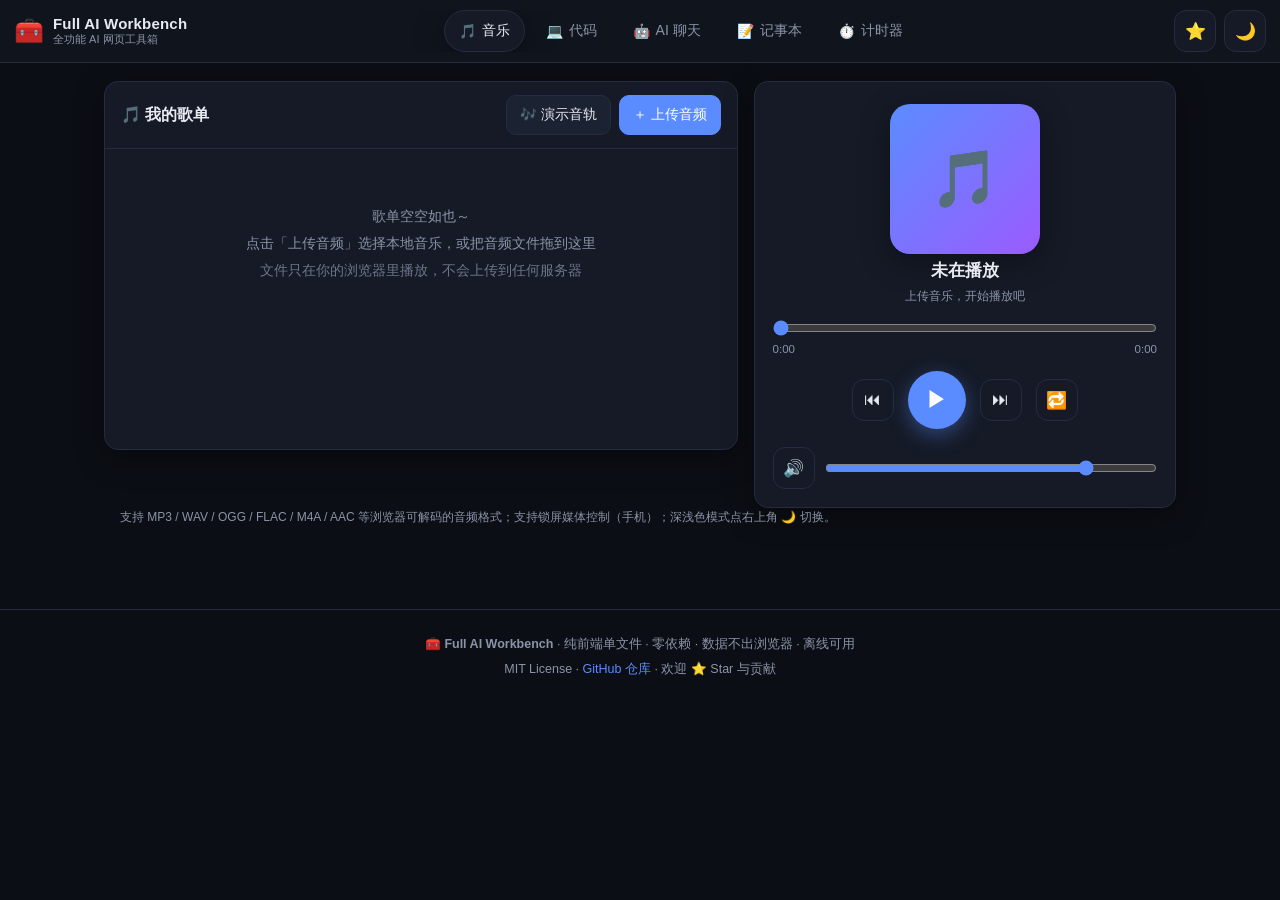
<file: index.html>
<!DOCTYPE html>
<html lang="zh-CN" data-theme="dark">
<head>
<meta charset="UTF-8">
<!-- 视图设置：禁止双击缩放，适配平板/手机触屏 -->
<meta name="viewport" content="width=device-width, initial-scale=1, maximum-scale=1, user-scalable=no, viewport-fit=cover">
<meta name="color-scheme" content="dark light">
<title>Full AI Workbench · 全功能 AI 网页工具箱</title>
<meta name="description" content="纯浏览器运行的在线工具箱：音乐播放器、C++ 代码编辑器、AI 聊天助手（带 Agent 能力）、记事本与计时器。无需安装、无需服务器、离线可用，手机 / 平板 / 电脑通用。">
<!-- 内联 SVG 图标，零外部请求 -->
<link rel="icon" href="data:image/svg+xml,%3Csvg xmlns='http://www.w3.org/2000/svg' viewBox='0 0 100 100'%3E%3Ctext y='.9em' font-size='90'%3E%F0%9F%A7%B0%3C/text%3E%3C/svg%3E">
<style>
/* ============================================================
   主题变量：深色为默认，浅色通过 html[data-theme="light"] 切换
   ============================================================ */
:root{
  --bg:#0b0e14;            /* 页面背景 */
  --bg-soft:#10141d;       /* 顶栏背景 */
  --surface:#151a26;       /* 卡片背景 */
  --surface-2:#1b2231;     /* 次级背景（输入框、行悬停） */
  --border:#242c3e;        /* 边框 */
  --text:#e8ebf2;          /* 主文字 */
  --text-dim:#8b93a7;      /* 次要文字 */
  --accent:#5b8cff;        /* 主题色 */
  --accent-strong:#3d6fe5;
  --accent-soft:rgba(91,140,255,.14);   /* 主题色浅底 */
  --success:#3ecf8e;
  --danger:#ff5b6e;
  --shadow:0 8px 30px rgba(0,0,0,.35);
  --radius:14px;
  --sel-bg:rgba(91,140,255,.35);        /* 代码选区颜色 */
  /* 代码编辑器语法配色（编辑器两种主题下都保持深色 coding 区风格由 --ed-bg 控制） */
  --ed-bg:#0f1420;
  --ed-gutter:#131926;
  --tk-k:#c792ea;  /* 关键字 */
  --tk-s:#a5e075;  /* 字符串 */
  --tk-c:#637777;  /* 注释 */
  --tk-n:#f78c6c;  /* 数字 */
  --tk-p:#ffcb6b;  /* 预处理指令 */
}
:root[data-theme="light"]{
  --bg:#f4f5f7;
  --bg-soft:#ffffff;
  --surface:#ffffff;
  --surface-2:#f2f4f8;
  --border:#dfe3ec;
  --text:#1c2030;
  --text-dim:#5d6478;
  --accent:#3b6dff;
  --accent-strong:#2f5be0;
  --accent-soft:rgba(59,109,255,.10);
  --success:#0e9f6e;
  --danger:#e5484d;
  --shadow:0 8px 30px rgba(15,23,42,.08);
  --sel-bg:rgba(59,109,255,.22);
  --ed-bg:#fbfcfe;
  --ed-gutter:#f2f4f8;
  --tk-k:#8250df;
  --tk-s:#0a7d5a;
  --tk-c:#8c959f;
  --tk-n:#b35300;
  --tk-p:#9a6700;
}
/* ============================================================
   基础样式
   ============================================================ */
*{box-sizing:border-box;margin:0;padding:0}
html{-webkit-text-size-adjust:100%}
body{
  font-family:-apple-system,BlinkMacSystemFont,"Segoe UI","PingFang SC","Hiragino Sans GB","Microsoft YaHei",sans-serif;
  background:var(--bg);color:var(--text);
  min-height:100vh;display:flex;flex-direction:column;
  transition:background .25s ease,color .25s ease;
  -webkit-tap-highlight-color:transparent;
}
button,input,select,textarea{font-family:inherit;font-size:inherit;color:inherit}
button{cursor:pointer;background:none;border:none}
a{color:var(--accent);text-decoration:none}
ul{list-style:none}
/* 保证 hidden 属性生效（优先级高于下面各组件的 display 设置） */
[hidden]{display:none!important}
/* 统一触屏优化：禁止双击缩放、禁止长按弹出菜单（编辑器区域除外） */
button,.tab,.chip,.icon-btn,.track{touch-action:manipulation;-webkit-user-select:none;user-select:none}

/* ============================================================
   顶栏与标签导航
   ============================================================ */
.topbar{
  position:sticky;top:0;z-index:50;
  display:flex;align-items:center;gap:10px;
  padding:10px 14px;
  background:var(--bg-soft);
  border-bottom:1px solid var(--border);
}
.brand{display:flex;align-items:center;gap:9px;flex:none}
.brand .logo{font-size:24px;line-height:1}
.brand-text b{display:block;font-size:15px;letter-spacing:.2px}
.brand-text small{display:block;font-size:11px;color:var(--text-dim)}
.tabs{display:flex;gap:6px;flex:1;overflow-x:auto;scrollbar-width:none;justify-content:center}
.tabs::-webkit-scrollbar{display:none}
.tab{
  display:flex;align-items:center;gap:6px;
  padding:9px 14px;min-height:42px;
  border-radius:999px;border:1px solid transparent;
  color:var(--text-dim);font-size:14px;white-space:nowrap;
  transition:all .18s ease;
}
.tab:hover{color:var(--text)}
.tab.active{background:var(--surface);color:var(--text);border-color:var(--border);box-shadow:var(--shadow)}
.top-actions{display:flex;gap:8px;flex:none}
.icon-btn{
  display:inline-flex;align-items:center;justify-content:center;
  width:42px;height:42px;border-radius:12px;
  background:var(--surface);border:1px solid var(--border);
  font-size:17px;color:var(--text);
  transition:all .15s ease;text-decoration:none;
}
.icon-btn:hover{border-color:var(--accent);color:var(--accent)}
.icon-btn:active{transform:scale(.94)}

/* ============================================================
   主区域与卡片
   ============================================================ */
.wrap{width:100%;max-width:1100px;margin:0 auto;padding:18px 14px 70px}
.app{display:none}
.app.active{display:block;animation:fadeUp .28s ease}
@keyframes fadeUp{from{opacity:0;transform:translateY(10px)}to{opacity:1;transform:none}}
@media (prefers-reduced-motion:reduce){*{animation:none!important;transition:none!important}}
.card{
  background:var(--surface);border:1px solid var(--border);
  border-radius:var(--radius);box-shadow:var(--shadow);overflow:hidden;
}
.card-head{
  display:flex;flex-wrap:wrap;gap:10px;align-items:center;justify-content:space-between;
  padding:13px 16px;border-bottom:1px solid var(--border);
}
.card-head h2{font-size:16px;display:flex;align-items:center;gap:8px}
.head-actions{display:flex;flex-wrap:wrap;gap:8px;align-items:center}
.btn{
  display:inline-flex;align-items:center;gap:6px;
  padding:9px 13px;min-height:40px;
  background:var(--surface-2);border:1px solid var(--border);
  border-radius:10px;font-size:13.5px;color:var(--text);
  transition:all .15s ease;white-space:nowrap;
}
.btn:hover{border-color:var(--accent);color:var(--accent)}
.btn:active{transform:scale(.97)}
.btn-primary{background:var(--accent);border-color:var(--accent);color:#fff}
.btn-primary:hover{background:var(--accent-strong);border-color:var(--accent-strong);color:#fff}
.btn-danger:hover{border-color:var(--danger);color:var(--danger)}
.hint{font-size:12px;color:var(--text-dim);padding:0 16px 12px;line-height:1.6}
.chip{
  padding:8px 12px;min-height:36px;
  background:var(--surface-2);border:1px solid var(--border);
  border-radius:999px;font-size:12.5px;color:var(--text-dim);
  transition:all .15s ease;white-space:nowrap;
}
.chip:hover{color:var(--accent);border-color:var(--accent)}
.chip.active{background:var(--accent-soft);border-color:var(--accent);color:var(--accent)}
select{
  padding:9px 10px;min-height:40px;
  background:var(--surface-2);border:1px solid var(--border);
  border-radius:10px;font-size:13.5px;
}

/* ============================================================
   音乐播放器
   ============================================================ */
.music-grid{display:grid;grid-template-columns:1.5fr 1fr;gap:16px;align-items:start}
@media (max-width:880px){.music-grid{grid-template-columns:1fr}}
.dropzone{padding:10px 12px 14px;min-height:300px}
.dropzone.dragover{background:var(--accent-soft);outline:2px dashed var(--accent);outline-offset:-8px;border-radius:10px}
.playlist-empty{padding:44px 16px;text-align:center;color:var(--text-dim);font-size:13.5px;line-height:2}
.track{
  display:flex;align-items:center;gap:11px;
  padding:10px 11px;border-radius:11px;cursor:pointer;
  transition:background .15s ease;
}
.track:hover{background:var(--surface-2)}
.track.active{background:var(--accent-soft)}
.track .idx{width:26px;flex:none;text-align:center;font-size:12.5px;color:var(--text-dim);font-variant-numeric:tabular-nums}
.track.active .idx{color:var(--accent)}
.track .info{flex:1;min-width:0}
.track .name{font-size:13.5px;white-space:nowrap;overflow:hidden;text-overflow:ellipsis}
.track .meta{font-size:11.5px;color:var(--text-dim);margin-top:2px}
.track .del{
  flex:none;width:32px;height:32px;border-radius:8px;
  color:var(--text-dim);font-size:14px;display:flex;align-items:center;justify-content:center;
}
.track .del:hover{color:var(--danger);background:var(--surface-2)}
/* 播放中的跳动音符动画 */
.eq{display:none;gap:2px;align-items:flex-end;height:14px;width:18px}
.track.active .eq{display:flex}
.track.active .idx .num{display:none}
.eq i{width:3px;background:var(--accent);border-radius:1px;animation:eq .9s ease-in-out infinite}
.eq i:nth-child(1){height:40%;animation-delay:-.2s}
.eq i:nth-child(2){height:90%;animation-delay:-.5s}
.eq i:nth-child(3){height:60%}
@keyframes eq{0%,100%{transform:scaleY(.4)}50%{transform:scaleY(1)}}
.player-card{padding:22px 18px 18px;display:flex;flex-direction:column;align-items:center;gap:6px}
.cover{
  width:150px;height:150px;border-radius:20px;flex:none;
  display:flex;align-items:center;justify-content:center;font-size:56px;
  background:linear-gradient(135deg,var(--accent) 0%,#9b5bff 100%);
  box-shadow:var(--shadow);
  transition:transform .3s ease;
}
.cover.playing{animation:coverPulse 2.4s ease-in-out infinite}
@keyframes coverPulse{0%,100%{transform:scale(1)}50%{transform:scale(1.045)}}
.np-title{font-size:16.5px;font-weight:600;text-align:center;width:100%;white-space:nowrap;overflow:hidden;text-overflow:ellipsis}
.np-meta{font-size:12px;color:var(--text-dim);text-align:center}
.seek-row{width:100%;padding:6px 0 0}
.time-row{width:100%;display:flex;justify-content:space-between;font-size:11.5px;color:var(--text-dim);font-variant-numeric:tabular-nums}
.controls{display:flex;align-items:center;gap:14px;padding:10px 0 4px}
.play-btn{
  width:58px;height:58px;border-radius:50%;
  background:var(--accent);color:#fff;font-size:22px;
  display:flex;align-items:center;justify-content:center;
  box-shadow:0 6px 20px rgba(91,140,255,.4);
  transition:transform .15s ease;
}
.play-btn:hover{background:var(--accent-strong)}
.play-btn:active{transform:scale(.93)}
.volume-row{display:flex;align-items:center;gap:10px;width:100%;padding-top:8px}
.volume-row .range{flex:1}
/* 滑块统一样式（现代浏览器支持 accent-color） */
.range{accent-color:var(--accent);width:100%;height:26px;cursor:pointer;touch-action:manipulation}
.range.seek{height:22px}

/* ============================================================
   代码编辑器
   ============================================================ */
.editor-card{display:flex;flex-direction:column}
.editor-wrap{
  --ed-fs:14px;
  display:flex;height:min(58vh,540px);min-height:380px;
  background:var(--ed-bg);border-top:1px solid var(--border);border-bottom:1px solid var(--border);
}
.gutter{
  width:54px;flex:none;overflow:hidden;position:relative;
  background:var(--ed-gutter);border-right:1px solid var(--border);
}
.gutter-inner{
  padding:16px 10px 16px 0;text-align:right;
  color:var(--text-dim);opacity:.75;
  font-family:ui-monospace,SFMono-Regular,Menlo,Consolas,"Courier New",monospace;
  font-size:var(--ed-fs);line-height:1.6;
  will-change:transform;
}
.code-area{flex:1;position:relative;overflow:hidden}
.code-area pre,.code-area textarea{
  position:absolute;inset:0;margin:0;border:0;
  padding:16px 18px;
  font-family:ui-monospace,SFMono-Regular,Menlo,Consolas,"Courier New",monospace;
  font-size:var(--ed-fs);line-height:1.6;
  white-space:pre;word-wrap:normal;overflow-wrap:normal;
  tab-size:2;-moz-tab-size:2;
}
.code-area pre{overflow:hidden;pointer-events:none;color:var(--text)}
.code-area textarea{
  background:transparent;color:transparent;
  -webkit-text-fill-color:transparent;
  caret-color:var(--accent);
  resize:none;outline:none;overflow:auto;
}
.code-area textarea::selection{background:var(--sel-bg)}
/* 语法高亮配色 */
.tk-k{color:var(--tk-k);font-weight:600}
.tk-s{color:var(--tk-s)}
.tk-c{color:var(--tk-c);font-style:italic}
.tk-n{color:var(--tk-n)}
.tk-p{color:var(--tk-p)}
.symbol-pad{
  display:grid;grid-template-columns:repeat(auto-fill,minmax(52px,1fr));
  gap:8px;padding:12px 14px;
}
.symbol-pad button{
  min-height:46px;border-radius:10px;
  background:var(--surface-2);border:1px solid var(--border);
  font-family:ui-monospace,Menlo,Consolas,monospace;font-size:15px;
  display:flex;align-items:center;justify-content:center;
  transition:all .12s ease;
}
.symbol-pad button:hover{border-color:var(--accent);color:var(--accent)}
.symbol-pad button:active{transform:scale(.93);background:var(--accent-soft)}
.editor-status{
  display:flex;flex-wrap:wrap;gap:8px;justify-content:space-between;
  padding:9px 16px;font-size:12px;color:var(--text-dim);
}

/* ============================================================
   AI 聊天
   ============================================================ */
.chat-card{display:flex;flex-direction:column;height:min(76vh,760px);min-height:520px}
.chat-settings{padding:14px 16px;border-bottom:1px solid var(--border);display:flex;flex-direction:column;gap:10px;background:var(--surface-2)}
.chat-settings label{display:flex;flex-direction:column;gap:5px;font-size:12.5px;color:var(--text-dim)}
.chat-settings input,.chat-settings textarea{
  padding:9px 11px;background:var(--surface);
  border:1px solid var(--border);border-radius:9px;
  font-size:13.5px;color:var(--text);outline:none;width:100%;
}
.chat-settings input:focus,.chat-settings textarea:focus{border-color:var(--accent)}
.chat-settings textarea{resize:vertical;min-height:60px;line-height:1.6}
.settings-actions{display:flex;flex-wrap:wrap;gap:8px;align-items:center}
.settings-actions #cfgStatus{font-size:12px;color:var(--text-dim)}
.preset-row{display:flex;flex-wrap:wrap;gap:8px}
.chat-messages{flex:1;overflow-y:auto;padding:18px 16px;display:flex;flex-direction:column;gap:14px;scroll-behavior:smooth}
.chat-welcome{margin:auto;max-width:560px;text-align:center;color:var(--text-dim);padding:20px}
.chat-welcome .big{font-size:44px;margin-bottom:10px}
.chat-welcome h3{color:var(--text);font-size:17px;margin-bottom:10px}
.chat-welcome p{font-size:13px;line-height:1.9;margin-bottom:6px}
.chat-welcome .chips{display:flex;flex-wrap:wrap;gap:8px;justify-content:center;margin-top:14px}
.msg{display:flex;gap:10px;max-width:92%}
.msg.user{align-self:flex-end;flex-direction:row-reverse}
.msg .avatar{
  flex:none;width:34px;height:34px;border-radius:10px;
  display:flex;align-items:center;justify-content:center;font-size:17px;
  background:var(--surface-2);border:1px solid var(--border);
}
.msg .bubble{
  padding:11px 13px;border-radius:14px;
  background:var(--surface-2);border:1px solid var(--border);
  font-size:14px;line-height:1.75;word-break:break-word;
  min-width:0;
}
.msg.user .bubble{background:var(--accent);border-color:var(--accent);color:#fff}
.msg.user .bubble a{color:#fff;text-decoration:underline}
.msg.error .bubble{border-color:var(--danger);color:var(--danger);background:transparent}
.bubble pre.codeblock{
  margin:8px 0 2px;padding:10px 12px;border-radius:9px;
  background:var(--ed-bg);border:1px solid var(--border);
  overflow-x:auto;font-size:12.5px;line-height:1.6;
  font-family:ui-monospace,Menlo,Consolas,monospace;
}
.bubble code.inline{
  padding:1.5px 6px;border-radius:6px;font-size:12.5px;
  background:var(--accent-soft);color:var(--accent);
  font-family:ui-monospace,Menlo,Consolas,monospace;
}
.bubble strong{color:var(--text)}
.msg.user .bubble strong{color:#fff}
/* 工具调用气泡 */
.msg.tool .bubble{border-style:dashed;font-size:12.5px;padding:9px 12px}
.tool-head{display:flex;align-items:center;gap:7px;color:var(--accent);font-weight:600}
.tool-args{margin:6px 0 0;padding:7px 9px;border-radius:8px;background:var(--ed-bg);border:1px solid var(--border);font-family:ui-monospace,Menlo,Consolas,monospace;font-size:11.5px;white-space:pre-wrap;word-break:break-all;color:var(--text-dim);max-height:110px;overflow:auto}
.tool-result{margin-top:6px;color:var(--success);font-size:12px;white-space:pre-wrap;word-break:break-word}
/* 流式输出光标 */
.caret{display:inline-block;width:8px;height:15px;margin-left:2px;vertical-align:-2px;background:var(--accent);border-radius:2px;animation:blink .8s steps(2) infinite}
@keyframes blink{50%{opacity:0}}
.chat-input{display:flex;gap:10px;padding:12px 14px;border-top:1px solid var(--border);align-items:flex-end}
.chat-input textarea{
  flex:1;padding:11px 13px;min-height:46px;max-height:130px;
  background:var(--surface-2);border:1px solid var(--border);border-radius:12px;
  font-size:14px;line-height:1.5;color:var(--text);outline:none;resize:none;
}
.chat-input textarea:focus{border-color:var(--accent)}
.chat-input .btn{min-height:46px}

/* ============================================================
   记事本
   ============================================================ */
.notes-card{display:flex;flex-direction:column;height:min(76vh,720px);min-height:480px}
#notesArea{
  flex:1;padding:18px;border:0;outline:none;resize:none;
  background:var(--surface);color:var(--text);
  font-size:14.5px;line-height:1.9;
}
.notes-status{display:flex;justify-content:space-between;padding:9px 16px;border-top:1px solid var(--border);font-size:12px;color:var(--text-dim)}

/* ============================================================
   计时器
   ============================================================ */
.timer-card{padding:26px 18px 22px;display:flex;flex-direction:column;align-items:center;gap:14px}
.ring-wrap{position:relative;width:220px;height:220px}
.ring{width:100%;height:100%;transform:rotate(-90deg)}
.ring circle{fill:none;stroke-width:9;stroke-linecap:round}
.ring-bg{stroke:var(--surface-2)}
.ring-fg{stroke:var(--accent);transition:stroke .3s}
.ring-wrap.done .ring-fg{stroke:var(--danger)}
.timer-display{
  position:absolute;inset:0;display:flex;align-items:center;justify-content:center;
  font-size:42px;font-weight:700;letter-spacing:1px;
  font-variant-numeric:tabular-nums;
}
.timer-inputs{display:flex;align-items:center;gap:6px;color:var(--text-dim);font-size:13px}
.timer-inputs input{
  width:62px;padding:9px 8px;text-align:center;
  background:var(--surface-2);border:1px solid var(--border);border-radius:9px;
  font-size:16px;color:var(--text);outline:none;
}
.timer-inputs input:focus{border-color:var(--accent)}
.timer-controls{display:flex;gap:10px}
.timer-controls .btn{min-height:48px;padding:12px 26px;font-size:15px}
.ring-wrap.done{animation:shake .5s ease}
@keyframes shake{0%,100%{transform:translateX(0)}25%{transform:translateX(-6px)}75%{transform:translateX(6px)}}

/* ============================================================
   页脚与提示
   ============================================================ */
.footer{
  padding:22px 16px 30px;text-align:center;
  color:var(--text-dim);font-size:12.5px;line-height:2;
  border-top:1px solid var(--border);
}
.toast{
  position:fixed;left:50%;bottom:34px;transform:translateX(-50%) translateY(20px);
  padding:11px 18px;border-radius:12px;
  background:var(--surface);border:1px solid var(--accent);
  box-shadow:var(--shadow);font-size:13.5px;color:var(--text);
  opacity:0;pointer-events:none;z-index:100;
  transition:opacity .25s ease,transform .25s ease;
  max-width:86vw;text-align:center;
}
.toast.show{opacity:1;transform:translateX(-50%) translateY(0)}

/* ============================================================
   小屏适配（手机）
   ============================================================ */
@media (max-width:640px){
  .brand-text{display:none}
  .tab span{display:none}
  .tab{padding:10px 13px}
  .wrap{padding:14px 10px 60px}
  .cover{width:120px;height:120px;font-size:44px}
  .chat-card{height:calc(100vh - 190px);min-height:420px}
  .timer-display{font-size:34px}
  .ring-wrap{width:180px;height:180px}
}
</style>
</head>
<body>

<!-- ======================= 顶栏 ======================= -->
<header class="topbar">
  <div class="brand">
    <span class="logo">🧰</span>
    <div class="brand-text">
      <b>Full AI Workbench</b>
      <small>全功能 AI 网页工具箱</small>
    </div>
  </div>
  <!-- 模块导航：小屏可横向滑动 -->
  <nav class="tabs" id="tabs">
    <button class="tab active" data-app="music">🎵<span>音乐</span></button>
    <button class="tab" data-app="code">💻<span>代码</span></button>
    <button class="tab" data-app="chat">🤖<span>AI 聊天</span></button>
    <button class="tab" data-app="notes">📝<span>记事本</span></button>
    <button class="tab" data-app="timer">⏱️<span>计时器</span></button>
  </nav>
  <div class="top-actions">
    <!-- 方便访客直达仓库点 Star -->
    <a class="icon-btn" href="https://github.com/Andy-hub-byte/tablet-full-ai-workbench" target="_blank" rel="noopener" title="GitHub 仓库（欢迎 Star）">⭐</a>
    <button class="icon-btn" id="themeBtn" title="切换深色 / 浅色模式">🌙</button>
  </div>
</header>

<main class="wrap">

<!-- ======================= 模块一：在线音乐播放器 ======================= -->
<section class="app active" id="app-music">
  <div class="music-grid">
    <!-- 左：歌单管理 -->
    <div class="card">
      <div class="card-head">
        <h2>🎵 我的歌单</h2>
        <div class="head-actions">
          <button class="btn" id="demoAudioBtn" title="没有音频文件？点此生成一段演示音乐">🎶 演示音轨</button>
          <button class="btn btn-primary" id="uploadBtn">＋ 上传音频</button>
          <!-- 隐藏的文件选择框，accept 限定音频类型 -->
          <input type="file" id="fileInput" accept="audio/*" multiple hidden>
        </div>
      </div>
      <!-- 支持把文件拖拽到这里上传 -->
      <div class="dropzone" id="dropzone">
        <p class="playlist-empty" id="playlistEmpty">
          歌单空空如也～<br>
          点击「上传音频」选择本地音乐，或把音频文件拖到这里<br>
          <span style="opacity:.75">文件只在你的浏览器里播放，不会上传到任何服务器</span>
        </p>
        <ul class="playlist" id="playlist"></ul>
      </div>
    </div>
    <!-- 右：播放控制 -->
    <div class="card player-card">
      <div class="cover" id="cover">🎵</div>
      <div class="np-title" id="npTitle">未在播放</div>
      <div class="np-meta" id="npMeta">上传音乐，开始播放吧</div>
      <div class="seek-row">
        <!-- 进度条：可拖动（input range 触屏友好） -->
        <input type="range" class="range seek" id="seek" min="0" max="1000" value="0" step="1" aria-label="播放进度">
        <div class="time-row"><span id="curTime">0:00</span><span id="durTime">0:00</span></div>
      </div>
      <div class="controls">
        <button class="icon-btn" id="prevBtn" title="上一首">⏮</button>
        <button class="play-btn" id="playBtn" title="播放 / 暂停">▶</button>
        <button class="icon-btn" id="nextBtn" title="下一首">⏭</button>
        <button class="icon-btn" id="loopBtn" title="播放模式：列表循环">🔁</button>
      </div>
      <div class="volume-row">
        <button class="icon-btn" id="muteBtn" title="静音">🔊</button>
        <input type="range" class="range" id="volume" min="0" max="100" value="80" aria-label="音量">
      </div>
    </div>
  </div>
  <p class="hint">支持 MP3 / WAV / OGG / FLAC / M4A / AAC 等浏览器可解码的音频格式；支持锁屏媒体控制（手机）；深浅色模式点右上角 🌙 切换。</p>
</section>

<!-- ======================= 模块二：网页代码编辑器 ======================= -->
<section class="app" id="app-code">
  <div class="card editor-card">
    <div class="card-head">
      <h2>💻 C++ 代码编辑器</h2>
      <div class="head-actions">
        <select id="langSel" title="语言">
          <option value="cpp">C++</option>
          <option value="c">C</option>
        </select>
        <button class="btn" id="tplBtn">📄 插入模板</button>
        <button class="btn" id="copyCodeBtn">📋 复制</button>
        <button class="btn" id="dlCodeBtn">⬇️ 下载 .cpp</button>
        <button class="btn btn-danger" id="clearCodeBtn">🗑 清空</button>
        <button class="btn" id="fontDownBtn" title="缩小字体">A−</button>
        <button class="btn" id="fontUpBtn" title="放大字体">A＋</button>
        <button class="btn btn-primary" id="padBtn" title="触屏符号键盘">⌨️ 符号键盘</button>
      </div>
    </div>
    <!-- 编辑区：行号 + 高亮层 + 透明文字输入层 -->
    <div class="editor-wrap" id="editorWrap">
      <div class="gutter" id="gutter"><div class="gutter-inner" id="gutterInner"></div></div>
      <div class="code-area">
        <pre id="hlPre" aria-hidden="true"><code id="hlCode"></code></pre>
        <textarea id="codeInput" spellcheck="false" autocomplete="off" autocapitalize="off" autocorrect="off" wrap="off"
          placeholder="在此输入 C++ 代码，支持语法高亮；平板用户可打开「符号键盘」快速输入括号与分号…"></textarea>
      </div>
    </div>
    <!-- 触屏符号键盘（平板 / 手机友好） -->
    <div class="symbol-pad" id="symbolPad" hidden></div>
    <div class="editor-status">
      <span id="codeStat">0 行 · 0 字符</span>
      <span>Tab 缩进 / Enter 自动对齐 / 语法高亮实时渲染</span>
    </div>
  </div>
</section>

<!-- ======================= 模块三：网页 AI 聊天（Agent） ======================= -->
<section class="app" id="app-chat">
  <div class="card chat-card">
    <div class="card-head">
      <h2>🤖 AI 助手 · Agent</h2>
      <div class="head-actions">
        <button class="btn" id="settingsBtn">⚙️ 模型设置</button>
        <button class="btn btn-danger" id="clearChatBtn">清空对话</button>
      </div>
    </div>
    <!-- 模型设置面板：所有配置只保存在本浏览器 -->
    <div class="chat-settings" id="chatSettings" hidden>
      <div class="preset-row" id="presetRow">
        <button class="chip" data-preset="ollama">🖥 本地 Ollama（离线）</button>
        <button class="chip" data-preset="lmstudio">🖥 LM Studio（离线）</button>
        <button class="chip" data-preset="openai">☁️ OpenAI 兼容接口</button>
      </div>
      <label>接口地址 Base URL
        <input id="cfgBase" placeholder="例如 http://localhost:11434/v1" spellcheck="false">
      </label>
      <label>API Key（仅存本浏览器 localStorage）
        <input id="cfgKey" type="password" placeholder="本地模型可随便填，如 ollama" spellcheck="false">
      </label>
      <label>模型名称
        <input id="cfgModel" list="modelList" placeholder="例如 qwen2.5:3b / gpt-4o-mini" spellcheck="false">
        <datalist id="modelList"></datalist>
      </label>
      <label>系统提示词（定义助手人格与工具使用规则）
        <textarea id="cfgPrompt" rows="3" spellcheck="false"></textarea>
      </label>
      <div class="settings-actions">
        <button class="btn" id="fetchModelsBtn">🔍 获取模型列表</button>
        <button class="btn btn-primary" id="saveCfgBtn">💾 保存设置</button>
        <span id="cfgStatus"></span>
      </div>
    </div>
    <!-- 消息列表 -->
    <div class="chat-messages" id="chatMessages">
      <div class="chat-welcome" id="chatWelcome">
        <div class="big">🤖</div>
        <h3>你好，我是这个工具箱的 AI 助手</h3>
        <p>我可以直接用工具帮你操作本工具箱：<b>写记事本、设计时器、播放音乐、切换界面、报时</b>。</p>
        <p>点击右上角「⚙️ 模型设置」，接入任意 <b>OpenAI 兼容接口</b>——<br>
           本机 Ollama / LM Studio（离线可用）或你自己的云 API。</p>
        <div class="chips">
          <button class="chip" data-ask="帮我在记事本里列一份周末采购清单">🛒 写一份采购清单</button>
          <button class="chip" data-ask="5 分钟后提醒我起来喝水">⏰ 5 分钟后提醒我</button>
          <button class="chip" data-ask="现在几点了？">🕐 现在几点了</button>
          <button class="chip" data-ask="播放歌单里第一首歌">🎵 放首歌听听</button>
        </div>
      </div>
    </div>
    <!-- 输入区：Enter 发送，Shift+Enter 换行 -->
    <form class="chat-input" id="chatForm">
      <textarea id="chatText" rows="1" placeholder="输入消息，Enter 发送，Shift+Enter 换行…"></textarea>
      <button class="btn btn-primary" id="sendBtn" type="submit">发送</button>
      <button class="btn btn-danger" id="stopBtn" type="button" hidden>⏹ 停止</button>
    </form>
  </div>
</section>

<!-- ======================= 模块四：记事本 ======================= -->
<section class="app" id="app-notes">
  <div class="card notes-card">
    <div class="card-head">
      <h2>📝 记事本</h2>
      <div class="head-actions">
        <button class="btn" id="exportNotesBtn">⬇️ 导出 .txt</button>
        <button class="btn btn-danger" id="clearNotesBtn">🗑 清空</button>
      </div>
    </div>
    <textarea id="notesArea" placeholder="随手记点什么吧～内容会自动保存在本机浏览器里，刷新不丢失。"></textarea>
    <div class="notes-status">
      <span id="notesStat">0 字</span>
      <span id="notesSaved">尚未保存</span>
    </div>
  </div>
</section>

<!-- ======================= 模块五：计时器 ======================= -->
<section class="app" id="app-timer">
  <div class="card timer-card">
    <div class="preset-row">
      <button class="chip active" id="modeCountdown">⏳ 倒计时</button>
      <button class="chip" id="modeStopwatch">⏱ 正计时</button>
    </div>
    <div class="ring-wrap" id="ringWrap">
      <svg class="ring" viewBox="0 0 140 140">
        <circle class="ring-bg" cx="70" cy="70" r="60"></circle>
        <circle class="ring-fg" id="ringFg" cx="70" cy="70" r="60"></circle>
      </svg>
      <div class="timer-display" id="timerDisplay">25:00</div>
    </div>
    <!-- 倒计时参数输入（正计时模式下隐藏） -->
    <div class="timer-inputs" id="timerInputs">
      <input id="tH" type="number" min="0" max="99" value="0" aria-label="时"><b>时</b>
      <input id="tM" type="number" min="0" max="59" value="25" aria-label="分"><b>分</b>
      <input id="tS" type="number" min="0" max="59" value="0" aria-label="秒"><b>秒</b>
    </div>
    <div class="preset-row" id="timerPresets">
      <button class="chip" data-sec="60">1 分钟</button>
      <button class="chip" data-sec="180">3 分钟</button>
      <button class="chip" data-sec="300">5 分钟</button>
      <button class="chip" data-sec="600">10 分钟</button>
      <button class="chip" data-sec="1500">25 分钟 🍅</button>
    </div>
    <div class="timer-controls">
      <button class="btn btn-primary" id="timerStartBtn">▶ 开始</button>
      <button class="btn" id="timerResetBtn">↺ 重置</button>
    </div>
    <p class="hint" style="padding:0">计时结束会有「嘟」提示音（合成音，无需音频文件）；运行中浏览器标签标题会同步显示剩余时间。</p>
  </div>
</section>

</main>

<footer class="footer">
  <div>🧰 <b>Full AI Workbench</b> · 纯前端单文件 · 零依赖 · 数据不出浏览器 · 离线可用</div>
  <div>MIT License · <a href="https://github.com/Andy-hub-byte/tablet-full-ai-workbench" target="_blank" rel="noopener">GitHub 仓库</a> · 欢迎 ⭐ Star 与贡献</div>
</footer>

<div class="toast" id="toast" role="status"></div>

<script>
'use strict';
/* ============================================================
 * Full AI Workbench —— 纯前端工具箱
 * 全部逻辑内联于本文件，无任何外部依赖，可离线运行
 * ============================================================

/* ---------- 0. 通用工具函数 ---------- */
// $ / $$：查询选择器简写
const $  = (sel, el = document) => el.querySelector(sel);
const $$ = (sel, el = document) => Array.from(el.querySelectorAll(sel));
// HTML 转义，防止 XSS 与语法高亮错乱
const esc = (s) => String(s).replace(/[&<>"']/g, (c) => ({ '&': '&amp;', '<': '&lt;', '>': '&gt;', '"': '&quot;', "'": '&#39;' }[c]));
// 秒 -> m:ss / h:mm:ss
function fmtTime(sec) {
  if (!isFinite(sec) || sec < 0) sec = 0;
  const s = Math.floor(sec % 60), m = Math.floor(sec / 60) % 60, h = Math.floor(sec / 3600);
  const pad = (n) => String(n).padStart(2, '0');
  return h > 0 ? `${h}:${pad(m)}:${pad(s)}` : `${m}:${pad(s)}`;
}
// 轻提示 toast
let toastTimer = null;
function toast(msg, ms = 1800) {
  const el = $('#toast');
  el.textContent = msg;
  el.classList.add('show');
  clearTimeout(toastTimer);
  toastTimer = setTimeout(() => el.classList.remove('show'), ms);
}
// 触发浏览器下载（本地文件，不经过任何服务器）
function downloadFile(name, content) {
  const a = document.createElement('a');
  a.href = URL.createObjectURL(content);
  a.download = name;
  document.body.appendChild(a);
  a.click();
  a.remove();
  setTimeout(() => URL.revokeObjectURL(a.href), 5000);
}
// 当前时间文本
const nowText = () => new Date().toLocaleString('zh-CN', { hour12: false });

/* ---------- 1. 主题切换（深色 / 浅色） ---------- */
const themeBtn = $('#themeBtn');
function applyTheme(t) {
  document.documentElement.dataset.theme = t;
  localStorage.setItem('tfaw-theme', t);
  themeBtn.textContent = t === 'dark' ? '🌙' : '☀️';
  themeBtn.title = t === 'dark' ? '切换为浅色模式' : '切换为深色模式';
}
applyTheme(localStorage.getItem('tfaw-theme') || 'dark'); // 默认深色
themeBtn.addEventListener('click', () => {
  applyTheme(document.documentElement.dataset.theme === 'dark' ? 'light' : 'dark');
});

/* ---------- 2. 模块切换 ---------- */
function switchApp(name) {
  $$('.tab').forEach((b) => b.classList.toggle('active', b.dataset.app === name));
  $$('.app').forEach((s) => s.classList.toggle('active', s.id === 'app-' + name));
  if (name === 'code') requestAnimationFrame(updateEditor); // 切换回来时重算行号
}
$$('.tab').forEach((b) => b.addEventListener('click', () => switchApp(b.dataset.app)));

/* ============================================================
 * 3. 在线音乐播放器
 * ============================================================ */
const audio = new Audio();          // 唯一播放器实例
audio.preload = 'metadata';
const music = {
  list: [],        // 歌单：[{id,name,size,url,duration,file}]
  current: -1,     // 当前播放下标
  loop: 'list',    // 播放模式：list 列表循环 / one 单曲循环 / shuffle 随机
};
let seeking = false; // 是否正在拖动进度条

// 添加本地文件到歌单
function addFiles(fileList) {
  const files = Array.from(fileList).filter(
    (f) => f.type.startsWith('audio/') || /\.(mp3|wav|ogg|oga|flac|m4a|aac|opus|weba|webm)$/i.test(f.name)
  );
  if (!files.length) { toast('未识别到音频文件'); return; }
  files.forEach((f) => {
    const item = {
      id: Date.now() + Math.random().toString(36).slice(2),
      name: f.name.replace(/\.[^.]+$/, ''),
      size: f.size,
      url: URL.createObjectURL(f),   // 本地对象 URL，不走网络
      duration: 0,
    };
    music.list.push(item);
    // 懒加载时长元数据
    const probe = new Audio();
    probe.preload = 'metadata';
    probe.src = item.url;
    probe.onloadedmetadata = () => { item.duration = probe.duration; renderPlaylist(); };
  });
  renderPlaylist();
  toast(`已添加 ${files.length} 首歌曲`);
}

// 渲染歌单列表
function renderPlaylist() {
  const ul = $('#playlist');
  $('#playlistEmpty').style.display = music.list.length ? 'none' : 'block';
  ul.innerHTML = '';
  music.list.forEach((item, i) => {
    const li = document.createElement('li');
    li.className = 'track' + (i === music.current ? ' active' : '');
    li.dataset.id = item.id;
    li.innerHTML =
      `<span class="idx"><span class="num">${i + 1}</span><span class="eq"><i></i><i></i><i></i></span></span>` +
      `<span class="info"><span class="name">${esc(item.name)}</span>` +
      `<span class="meta">${(item.size / 1048576).toFixed(2)} MB` +
      (item.duration ? ` · ${fmtTime(item.duration)}` : '') + `</span></span>` +
      `<button class="del" title="从歌单移除">✕</button>`;
    // 点击行：播放；点击 ✕：移除
    li.addEventListener('click', (e) => {
      if (e.target.closest('.del')) {
        e.stopPropagation();
        removeTrack(item.id);
        return;
      }
      if (i === music.current) { togglePlay(); return; }
      playIndex(i);
    });
    ul.appendChild(li);
  });
}
// 移除歌曲（同时释放对象 URL）
function removeTrack(id) {
  const i = music.list.findIndex((t) => t.id === id);
  if (i < 0) return;
  const [item] = music.list.splice(i, 1);
  URL.revokeObjectURL(item.url);
  if (i === music.current) {
    audio.pause();
    audio.removeAttribute('src');
    music.current = -1;
    updateNowPlaying(null);
  } else if (i < music.current) {
    music.current -= 1;
  }
  renderPlaylist();
  toast('已移除');
}

// 播放指定下标
function playIndex(i) {
  if (!music.list.length) { toast('歌单是空的，先上传音频吧'); return; }
  if (i < 0) i = music.list.length - 1;
  if (i >= music.list.length) i = 0;
  music.current = i;
  const item = music.list[i];
  audio.src = item.url;
  audio.play().then(() => {
    updatePlayBtn();
    setMediaSession(item);
  }).catch((err) => toast('播放失败：' + (err.message || err)));
  updateNowPlaying(item);
  renderPlaylist();
}
// 播放 / 暂停切换
function togglePlay() {
  if (music.current < 0) { playIndex(0); return; }
  if (audio.paused) audio.play().then(updatePlayBtn, (e) => toast('播放失败：' + e.message));
  else audio.pause();
  updatePlayBtn();
}
const nextTrack = () => playIndex(music.current + 1);
const prevTrack = () => playIndex(music.current - 1);
// 播放结束：按模式决定下一首
audio.addEventListener('ended', () => {
  if (music.loop === 'one') { audio.currentTime = 0; audio.play(); return; }
  if (music.loop === 'shuffle') {
    if (music.list.length > 1) {
      let r;
      do { r = Math.floor(Math.random() * music.list.length); } while (r === music.current);
      playIndex(r);
    }
    return;
  }
  nextTrack(); // 列表循环
});
// 进度与时间更新
audio.addEventListener('timeupdate', () => {
  if (seeking || !isFinite(audio.duration)) return;
  $('#seek').value = Math.round((audio.currentTime / audio.duration) * 1000);
  $('#curTime').textContent = fmtTime(audio.currentTime);
});
audio.addEventListener('loadedmetadata', () => {
  $('#durTime').textContent = fmtTime(audio.duration);
  // 同步歌单里这首歌的时长
  const item = music.list[music.current];
  if (item && item.url === audio.src) { item.duration = audio.duration; renderPlaylist(); }
});
audio.addEventListener('play', updatePlayBtn);
audio.addEventListener('pause', updatePlayBtn);
// 刷新「正在播放」信息
function updateNowPlaying(item) {
  if (!item) {
    $('#npTitle').textContent = '未在播放';
    $('#npMeta').textContent = '上传音乐，开始播放吧';
    $('#cover').classList.remove('playing');
    $('#cover').textContent = '🎵';
    return;
  }
  $('#npTitle').textContent = item.name;
  $('#npMeta').textContent = `第 ${music.current + 1} 首 / 共 ${music.list.length} 首 · ${(item.size / 1048576).toFixed(2)} MB`;
  $('#cover').classList.add('playing');
  $('#cover').textContent = '🎶';
}
// 播放按钮图标随状态变化
function updatePlayBtn() {
  $('#playBtn').textContent = audio.paused ? '▶' : '⏸';
  $('#cover').classList.toggle('playing', !audio.paused && music.current >= 0);
}
// 手机锁屏 / 系统媒体控制（Media Session API）
function setMediaSession(item) {
  if (!('mediaSession' in navigator)) return;
  try {
    navigator.mediaSession.metadata = new MediaMetadata({
      title: item.name, artist: '本地音乐', album: 'Full AI Workbench',
    });
    navigator.mediaSession.setActionHandler('play', () => audio.play());
    navigator.mediaSession.setActionHandler('pause', () => audio.pause());
    navigator.mediaSession.setActionHandler('previoustrack', prevTrack);
    navigator.mediaSession.setActionHandler('nexttrack', nextTrack);
  } catch (e) { /* 部分浏览器不支持，忽略 */ }
}
/* --- 音乐模块事件绑定 --- */
$('#uploadBtn').addEventListener('click', () => $('#fileInput').click());
$('#fileInput').addEventListener('change', (e) => { addFiles(e.target.files); e.target.value = ''; });
$('#playBtn').addEventListener('click', togglePlay);
$('#nextBtn').addEventListener('click', nextTrack);
$('#prevBtn').addEventListener('click', prevTrack);
// 播放模式循环切换：列表循环 -> 单曲循环 -> 随机
const LOOP_META = { list: ['🔁', '播放模式：列表循环'], one: ['🔂', '播放模式：单曲循环'], shuffle: ['🔀', '播放模式：随机播放'] };
$('#loopBtn').addEventListener('click', () => {
  music.loop = music.loop === 'list' ? 'one' : music.loop === 'one' ? 'shuffle' : 'list';
  const [icon, title] = LOOP_META[music.loop];
  $('#loopBtn').textContent = icon;
  $('#loopBtn').title = title;
  toast(title.replace('播放模式：', ''));
});
// 进度拖动
const seekEl = $('#seek');
seekEl.addEventListener('pointerdown', () => { seeking = true; });
seekEl.addEventListener('pointerup', () => { seeking = false; });
seekEl.addEventListener('input', () => {
  if (isFinite(audio.duration)) {
    $('#curTime').textContent = fmtTime((seekEl.value / 1000) * audio.duration);
  }
});
seekEl.addEventListener('change', () => {
  if (isFinite(audio.duration)) audio.currentTime = (seekEl.value / 1000) * audio.duration;
  seeking = false;
});
// 音量与静音
const volumeEl = $('#volume');
volumeEl.addEventListener('input', () => {
  audio.volume = volumeEl.value / 100;
  audio.muted = audio.volume === 0;
  updateMuteBtn();
});
function updateMuteBtn() {
  $('#muteBtn').textContent = audio.muted || audio.volume === 0 ? '🔇' : audio.volume < 0.5 ? '🔉' : '🔊';
}
$('#muteBtn').addEventListener('click', () => { audio.muted = !audio.muted; updateMuteBtn(); });
audio.volume = 0.8;
// 拖拽上传
const dz = $('#dropzone');
['dragenter', 'dragover'].forEach((ev) => dz.addEventListener(ev, (e) => { e.preventDefault(); dz.classList.add('dragover'); }));
['dragleave', 'drop'].forEach((ev) => dz.addEventListener(ev, (e) => { e.preventDefault(); dz.classList.remove('dragover'); }));
dz.addEventListener('drop', (e) => { if (e.dataTransfer?.files?.length) addFiles(e.dataTransfer.files); });

/* --- 演示音轨：浏览器内合成 WAV，无需任何音频文件 --- */
let demoToneCount = 0;
function makeDemoWav(seconds = 8, baseFreq = 220) {
  const sr = 8000;                       // 低采样率，体积仅百 KB 级
  const n = sr * seconds;
  const buf = new ArrayBuffer(44 + n * 2);
  const v = new DataView(buf);
  const wr = (off, str) => { for (let i = 0; i < str.length; i++) v.setUint8(off + i, str.charCodeAt(i)); };
  wr(0, 'RIFF'); v.setUint32(4, 36 + n * 2, true); wr(8, 'WAVEfmt ');
  v.setUint32(16, 16, true); v.setUint16(20, 1, true); v.setUint16(22, 1, true);
  v.setUint32(24, sr, true); v.setUint32(28, sr * 2, true); v.setUint16(32, 2, true); v.setUint16(34, 16, true);
  wr(36, 'data'); v.setUint32(40, n * 2, true);
  const seq = [0, 4, 7, 12, 7, 4, 0, 7]; // 简单琶音，听起来像一段小旋律
  for (let i = 0; i < n; i++) {
    const t = i / sr;
    const f = baseFreq * Math.pow(2, seq[Math.floor(t * 2) % seq.length] / 12);
    const env = Math.min(1, t / 0.04) * Math.min(1, (seconds - t) / 0.4); // 淡入淡出
    v.setInt16(44 + i * 2, Math.sin(2 * Math.PI * f * t) * 0.55 * Math.max(0, env) * 0x7fff, true);
  }
  return new Blob([buf], { type: 'audio/wav' });
}
$('#demoAudioBtn').addEventListener('click', () => {
  demoToneCount += 1;
  const base = 196 + (demoToneCount % 4) * 55;   // 每首音高略有不同
  const file = new File([makeDemoWav(8, base)], `演示音轨-${demoToneCount}.wav`, { type: 'audio/wav' });
  addFiles([file]);
});

/* ============================================================
 * 4. 网页代码编辑器（C++ 语法高亮 + 触屏优化）
 * ============================================================ */
const codeInput = $('#codeInput');
const hlCode = $('#hlCode');
const hlPre = $('#hlPre');
const gutterInner = $('#gutterInner');
// 各语言关键字表
const KEYWORDS = {
  cpp: new Set(('alignas alignof and and_eq asm auto bitand bitor bool break case catch char char8_t char16_t char32_t ' +
    'class compl concept const consteval constexpr const_cast continue co_await co_return co_yield decltype default delete do double ' +
    'dynamic_cast else enum explicit export extern false float for friend goto if inline int long mutable namespace new noexcept not ' +
    'nullptr operator or or_eq private protected public register reinterpret_cast requires return short signed sizeof static ' +
    'static_assert static_cast struct switch template this thread_local throw true try typedef typeid typename union unsigned using ' +
    'virtual void volatile wchar_t while xor').split(' ')),
  c: new Set(('auto break case char const continue default do double else enum extern float for goto if inline int long register ' +
    'restrict return short signed sizeof static struct switch typedef union unsigned void volatile while').split(' ')),
};
// 高亮正则：注释 / 字符串 / 预处理指令 / 数字 / 标识符（顺序即优先级）
const HL_RE = /(\/\*[\s\S]*?\*\/|\/\/[^\n]*)|("(?:[^"\\\n]|\\.)*"|'(?:[^'\\\n]|\\.)*')|(^[ \t]*#[ \t]*[a-z]+)|\b(0[xX][0-9a-fA-F]+|\d+\.?\d*(?:[eE][+-]?\d+)?[fFlLuU]*)\b|\b([A-Za-z_]\w*)\b/gm;
// 核心高亮函数：先分词占位，再整体转义，最后还原，避免 HTML 错乱
function highlightCode(code, lang) {
  const KW = KEYWORDS[lang] || KEYWORDS.cpp;
  const store = [];
  const marked = code.replace(HL_RE, (m, cmt, str, pre, num, id) => {
    const cls = cmt ? 'tk-c' : str ? 'tk-s' : pre ? 'tk-p' : num ? 'tk-n' : KW.has(id) ? 'tk-k' : null;
    store.push(cls ? `<span class="${cls}">${esc(m)}</span>` : esc(m));
    return '\u0001' + (store.length - 1) + '\u0002';
  });
  return esc(marked).replace(/\u0001(\d+)\u0002/g, (_, i) => store[+i]);
}
// 输入变化 -> 重绘高亮 / 行号 / 状态栏
function updateEditor() {
  const code = codeInput.value;
  hlCode.innerHTML = highlightCode(code, $('#langSel').value) || '';
  const lines = code.split('\n').length;
  if (gutterInner.childElementCount !== lines) {
    let html = '';
    for (let i = 1; i <= lines; i++) html += `<div>${i}</div>`;
    gutterInner.innerHTML = html;
  }
  $('#codeStat').textContent = `${lines} 行 · ${code.length} 字符`;
}
// 滚动同步：高亮层与行号列跟随文本框
codeInput.addEventListener('scroll', () => {
  hlPre.scrollTop = codeInput.scrollTop;
  hlPre.scrollLeft = codeInput.scrollLeft;
  gutterInner.style.transform = `translateY(${-codeInput.scrollTop}px)`;
});
codeInput.addEventListener('input', updateEditor);
$('#langSel').addEventListener('change', updateEditor);
// 在光标处插入文本
function insertAtCursor(text) {
  const s = codeInput.selectionStart, e = codeInput.selectionEnd;
  codeInput.setRangeText(text, s, e, 'end');
  updateEditor();
  codeInput.focus();
}
// 插入成对符号（括号、引号），光标落在中间
const PAIRS = { '{': '}', '(': ')', '[': ']', '"': '"', "'": "'" };
function insertPair(ch) {
  const s = codeInput.selectionStart, e = codeInput.selectionEnd;
  const sel = codeInput.value.slice(s, e);
  const close = PAIRS[ch];
  const ins = sel ? ch + sel + close : ch + close;
  codeInput.setRangeText(ins, s, e, 'end');
  if (!sel) { const pos = s + ch.length; codeInput.setSelectionRange(pos, pos); }
  updateEditor();
  codeInput.focus();
}
// 键盘增强：Tab 缩进、Enter 自动对齐
codeInput.addEventListener('keydown', (e) => {
  if (e.key === 'Tab') {
    e.preventDefault();
    insertAtCursor('  ');
  } else if (e.key === 'Enter' && !e.shiftKey && !e.isComposing) {
    e.preventDefault();
    const s = codeInput.selectionStart, v = codeInput.value;
    const ls = v.lastIndexOf('\n', s - 1) + 1;
    const line = v.slice(ls, s);
    const indent = (/^[ \t]*/.exec(line) || [''])[0];
    const extra = /[{(:\[]\s*$/.test(line) ? '  ' : '';   // 行尾是 { ( : [ 时多缩进一级
    codeInput.setRangeText('\n' + indent + extra, s, codeInput.selectionEnd, 'end');
    updateEditor();
  }
});
/* --- 符号键盘（平板 / 手机触屏友好） --- */
const SYMBOLS = [
  { t: '{' }, { t: '}' }, { t: '(' }, { t: ')' }, { t: '[' }, { t: ']' },
  { t: ';' }, { t: ':' }, { t: ',' }, { t: '.' }, { t: '"' }, { t: "'" },
  { t: '=' }, { t: '+' }, { t: '-' }, { t: '*' }, { t: '/' }, { t: '%' },
  { t: '<' }, { t: '>' }, { t: '!' }, { t: '&' }, { t: '|' }, { t: '^' },
  { t: '~' }, { t: '#' }, { t: '\\' }, { t: '_' }, { t: '@' }, { t: '?' }, { t: '$' },
  { t: '\t', label: 'Tab ⇥' }, { t: ' ', label: '空格 ␣' },
];
const pad = $('#symbolPad');
SYMBOLS.forEach((s) => {
  const b = document.createElement('button');
  b.type = 'button';
  b.textContent = s.label || s.t;
  b.title = s.label ? s.label : `插入 ${s.t}`;
  b.addEventListener('click', () => {
    if (PAIRS[s.t]) insertPair(s.t);
    else insertAtCursor(s.t);
  });
  pad.appendChild(b);
});
$('#padBtn').addEventListener('click', () => {
  pad.hidden = !pad.hidden;
  $('#padBtn').textContent = pad.hidden ? '⌨️ 符号键盘' : '⌨️ 收起键盘';
});
/* --- 编辑器工具按钮 --- */
const CODE_TEMPLATE =
`#include <iostream>
#include <vector>
using namespace std;

int main() {
    // 欢迎使用 Full AI Workbench 代码编辑器
    vector<int> nums = {5, 2, 9, 1, 7};

    int sum = 0;
    for (int n : nums) {
        sum += n;          // 累加
    }

    cout << "元素个数: " << nums.size() << endl;
    cout << "总和: " << sum << endl;
    return 0;
}`;
$('#tplBtn').addEventListener('click', () => {
  if (codeInput.value.trim() && !confirm('当前内容将被模板替换，确定吗？')) return;
  codeInput.value = CODE_TEMPLATE;
  updateEditor();
  toast('已插入 C++ 模板');
});
$('#copyCodeBtn').addEventListener('click', async () => {
  if (!codeInput.value) { toast('编辑器是空的'); return; }
  try {
    await navigator.clipboard.writeText(codeInput.value);
    toast('已复制到剪贴板');
  } catch {
    codeInput.select();                    // 剪贴板 API 失败时的降级方案
    document.execCommand('copy');
    toast('已复制到剪贴板');
  }
});
$('#dlCodeBtn').addEventListener('click', () => {
  if (!codeInput.value.trim()) { toast('编辑器是空的'); return; }
  downloadFile(`code-${new Date().toISOString().slice(0, 10)}.cpp`, new Blob([codeInput.value], { type: 'text/plain' }));
  toast('已开始下载');
});
$('#clearCodeBtn').addEventListener('click', () => {
  if (codeInput.value && !confirm('确定清空编辑器？')) return;
  codeInput.value = '';
  updateEditor();
});
// 字体大小调节（方便不同视力 / 屏幅）
let edFontSize = 14;
function setEdFont(size) {
  edFontSize = Math.min(22, Math.max(11, size));
  $('#editorWrap').style.setProperty('--ed-fs', edFontSize + 'px');
}
$('#fontUpBtn').addEventListener('click', () => setEdFont(edFontSize + 1));
$('#fontDownBtn').addEventListener('click', () => setEdFont(edFontSize - 1));
updateEditor(); // 初始化

/* ============================================================
 * 5. AI 聊天模块（OpenAI 兼容 + Agent 工具调用）
 * ============================================================ */
// 默认系统提示词：定义助手人格 + 工具使用规则 + 不支持函数调用时的回退协议
const DEFAULT_SYSTEM = [
  '你是「Full AI Workbench」内置的 AI 助手，一个运行在用户浏览器里的工具箱伙伴。',
  '你可以调用工具直接帮用户操作这个工具箱：写记事本、读记事本、设倒计时、播放/控制音乐、切换界面、报时。',
  '规则：',
  '1. 用户的需求能通过工具完成时，优先调用工具，不要只给文字步骤。',
  '2. 工具执行后，用简洁的中文汇报结果。',
  '3. 如果当前模型不支持函数调用（function calling），当需要调用工具时，必须且只输出如下代码块，JSON 中不要写注释：',
  '```tool',
  '{"name":"工具名","arguments":{"参数名":"参数值"}}',
  '```',
  '4. 不调用工具时正常对话，回答简洁友好。',
].join('\n');
// 预设配置
const PRESETS = {
  ollama:   { base: 'http://localhost:11434/v1', key: 'ollama',   model: 'qwen2.5:3b' },
  lmstudio: { base: 'http://localhost:1234/v1',  key: 'lm-studio', model: 'local-model' },
  openai:   { base: 'https://api.openai.com/v1', key: '',          model: 'gpt-4o-mini' },
};
// Agent 可用工具定义（JSON Schema，发给模型）
const AGENT_TOOLS = [
  { type: 'function', function: {
    name: 'notepad_write', description: '把指定内容写入记事本（覆盖原有内容）',
    parameters: { type: 'object', properties: { content: { type: 'string', description: '要写入记事本的完整文本' } }, required: ['content'] } } },
  { type: 'function', function: {
    name: 'notepad_read', description: '读取记事本当前内容',
    parameters: { type: 'object', properties: {} } } },
  { type: 'function', function: {
    name: 'timer_start', description: '开始一个倒计时',
    parameters: { type: 'object', properties: {
      seconds: { type: 'integer', description: '倒计时秒数，1-86400' },
      label: { type: 'string', description: '计时标签（可选）' } }, required: ['seconds'] } } },
  { type: 'function', function: {
    name: 'music_play', description: '按关键词播放歌单中的歌曲',
    parameters: { type: 'object', properties: { query: { type: 'string', description: '歌曲名关键词，留空播放第一首' } } } } },
  { type: 'function', function: {
    name: 'music_control', description: '控制音乐播放状态',
    parameters: { type: 'object', properties: { action: { type: 'string', enum: ['pause', 'resume', 'next', 'prev'], description: 'pause 暂停 / resume 继续 / next 下一首 / prev 上一首' } }, required: ['action'] } } },
  { type: 'function', function: {
    name: 'switch_app', description: '切换到工具箱指定界面',
    parameters: { type: 'object', properties: { app: { type: 'string', enum: ['music', 'code', 'chat', 'notes', 'timer'], description: '目标界面' } }, required: ['app'] } } },
  { type: 'function', function: {
    name: 'get_current_time', description: '获取当前日期时间',
    parameters: { type: 'object', properties: {} } } },
];
// 配置读写（只存 localStorage）
const CFG_KEY = 'tfaw-chat-cfg';
function loadCfg() {
  try {
    return Object.assign({ base: '', key: '', model: '', system: DEFAULT_SYSTEM }, JSON.parse(localStorage.getItem(CFG_KEY) || '{}'));
  } catch { return { base: '', key: '', model: '', system: DEFAULT_SYSTEM }; }
}
function saveCfg(cfg) { localStorage.setItem(CFG_KEY, JSON.stringify(cfg)); }
// 填充设置表单
function fillCfgForm() {
  const c = loadCfg();
  $('#cfgBase').value = c.base;
  $('#cfgKey').value = c.key;
  $('#cfgModel').value = c.model;
  $('#cfgPrompt').value = c.system;
}
fillCfgForm();
// 首次访问且未配置 -> 自动展开设置面板
if (!localStorage.getItem(CFG_KEY)) $('#chatSettings').hidden = false;
$('#settingsBtn').addEventListener('click', () => { $('#chatSettings').hidden = !$('#chatSettings').hidden; });
// 预设按钮
$$('#presetRow .chip').forEach((b) => b.addEventListener('click', () => {
  const p = PRESETS[b.dataset.preset];
  $('#cfgBase').value = p.base;
  $('#cfgKey').value = p.key;
  $('#cfgModel').value = p.model;
  $$('#presetRow .chip').forEach((x) => x.classList.toggle('active', x === b));
  $('#cfgStatus').textContent = '已填入预设，请点击「保存设置」';
}));
// 保存设置
$('#saveCfgBtn').addEventListener('click', () => {
  saveCfg({
    base: $('#cfgBase').value.trim().replace(/\/+$/, ''),
    key: $('#cfgKey').value.trim(),
    model: $('#cfgModel').value.trim(),
    system: $('#cfgPrompt').value.trim() || DEFAULT_SYSTEM,
  });
  $('#cfgStatus').textContent = '✅ 已保存（仅存于本浏览器）';
  toast('设置已保存');
});
// 获取模型列表（OpenAI 兼容 /models 接口）
$('#fetchModelsBtn').addEventListener('click', async () => {
  const c = loadCfg();
  const base = $('#cfgBase').value.trim().replace(/\/+$/, '') || c.base;
  if (!base) { $('#cfgStatus').textContent = '请先填写接口地址'; return; }
  $('#cfgStatus').textContent = '正在获取模型列表…';
  try {
    const res = await fetch(base + '/models', {
      headers: c.key || $('#cfgKey').value.trim() ? { Authorization: 'Bearer ' + (c.key || $('#cfgKey').value.trim()) } : {},
    });
    if (!res.ok) throw new Error('HTTP ' + res.status);
    const j = await res.json();
    const ids = (j.data || []).map((m) => m.id).filter(Boolean);
    if (!ids.length) throw new Error('未返回模型');
    $('#modelList').innerHTML = ids.map((id) => `<option value="${esc(id)}">`).join('');
    $('#cfgStatus').textContent = `✅ 获取到 ${ids.length} 个模型`;
  } catch (e) {
    $('#cfgStatus').textContent = '⚠️ 获取失败：' + e.message + '（检查地址 / 跨域 CORS）';
  }
});
/* --- 消息渲染 --- */
const chatMessages = $('#chatMessages');
const chatWelcome = $('#chatWelcome');   // 提前持有引用，清空对话后需要重新挂载
const chatHistory = [];   // 上下文历史（user / assistant 纯文本）
// 极简 Markdown 渲染（代码块 / 行内代码 / 加粗 / 换行），先转义防 XSS
function renderMd(text) {
  let h = esc(text);
  h = h.replace(/```(\w*)\n?([\s\S]*?)```/g, (_, lang, code) =>
    `<pre class="codeblock"><code>${code.replace(/\n$/, '')}</code></pre>`);
  h = h.replace(/`([^`\n]+)`/g, '<code class="inline">$1</code>');
  h = h.replace(/\*\*([^*\n]+)\*\*/g, '<strong>$1</strong>');
  return h.replace(/\n/g, '<br>');
}
// 添加一条消息气泡，返回气泡元素
function addMsg(role, text = '') {
  const div = document.createElement('div');
  div.className = 'msg ' + role;
  const avatar = role === 'user' ? '' : '<div class="avatar">🤖</div>';
  div.innerHTML = `${avatar}<div class="bubble">${renderMd(text)}</div>`;
  chatMessages.appendChild(div);
  scrollChat();
  return div;
}
// 工具调用气泡（展示参数与执行结果）
function addToolMsg(name, args, result) {
  const div = document.createElement('div');
  div.className = 'msg tool';
  div.innerHTML = `<div class="avatar">🔧</div><div class="bubble">` +
    `<div class="tool-head">调用工具 ${esc(name)}</div>` +
    `<pre class="tool-args">${esc(typeof args === 'string' ? args : JSON.stringify(args, null, 2))}</pre>` +
    `<div class="tool-result">→ ${esc(result)}</div></div>`;
  chatMessages.appendChild(div);
  scrollChat();
  return div;
}
// 滚动到底部（用户手动上滚时不打扰）
function scrollChat(force = false) {
  const nearBottom = chatMessages.scrollHeight - chatMessages.scrollTop - chatMessages.clientHeight < 140;
  if (force || nearBottom) chatMessages.scrollTop = chatMessages.scrollHeight;
}
// 欢迎语芯片 -> 填入输入框
$$('.chat-welcome .chip').forEach((b) => b.addEventListener('click', () => {
  $('#chatText').value = b.dataset.ask;
  autoGrow($('#chatText'));
  $('#chatText').focus();
}));
// 输入框自动增高
function autoGrow(ta) {
  ta.style.height = 'auto';
  ta.style.height = Math.min(130, ta.scrollHeight) + 'px';
}
$('#chatText').addEventListener('input', () => autoGrow($('#chatText')));
// Enter 发送 / Shift+Enter 换行（兼容中文输入法）
$('#chatText').addEventListener('keydown', (e) => {
  if (e.key === 'Enter' && !e.shiftKey && !e.isComposing && e.keyCode !== 229) {
    e.preventDefault();
    $('#chatForm').requestSubmit();
  }
});
// 清空对话
function clearChat() {
  chatHistory.length = 0;
  chatMessages.innerHTML = '';
  chatMessages.appendChild(chatWelcome);   // 重新挂载欢迎语
  chatWelcome.style.display = '';
}
$('#clearChatBtn').addEventListener('click', clearChat);
/* --- 工具执行核心（同步）：把模型的调用真正作用到工具箱 --- */
function runTool(name, args) {
  args = args || {};
  switch (name) {
    case 'notepad_write':
      notesArea.value = String(args.content ?? '');
      updateNotesStat(); saveNotes(true);
      return `已写入记事本（共 ${notesArea.value.length} 字）`;
    case 'notepad_read': {
      const t = notesArea.value.trim();
      return t ? '记事本当前内容：\n' + t.slice(0, 2000) : '记事本当前为空';
    }
    case 'timer_start': {
      const sec = Math.min(86400, Math.max(1, parseInt(args.seconds, 10) || 60));
      startCountdown(sec, String(args.label || 'AI 计时'));
      return `已开始 ${sec} 秒倒计时${args.label ? '（' + args.label + '）' : ''}`;
    }
    case 'music_play': {
      if (!music.list.length) return '歌单为空，无法播放（可先上传音乐或点击「演示音轨」）';
      const q = String(args.query || '').trim();
      let i = q ? music.list.findIndex((t) => t.name.toLowerCase().includes(q.toLowerCase())) : 0;
      if (i < 0) i = 0;
      playIndex(i);
      return `正在播放：${music.list[i].name}`;
    }
    case 'music_control': {
      switch (args.action) {
        case 'pause': audio.pause(); return '已暂停播放';
        case 'resume': audio.play().catch(() => {}); return '已继续播放';
        case 'next': nextTrack(); return '已切换到下一首';
        case 'prev': prevTrack(); return '已切换到上一首';
        default: return '未知操作：' + args.action;
      }
    }
    case 'switch_app': {
      const map = { music: 'music', code: 'code', chat: 'chat', notes: 'notes', timer: 'timer' };
      const k = map[args.app];
      if (k) { switchApp(k); return `已切换到「${k}」界面`; }
      return '未知界面：' + args.app;
    }
    case 'get_current_time':
      return nowText();
    default:
      return '未知工具：' + name;
  }
}
// 异步包装（Agent 循环里 await，便于未来接入异步工具）
async function executeTool(name, args) { return runTool(name, args); }
/* --- 流式请求（SSE） --- */
let abortCtrl = null;
async function streamChat(cfg, messages, onDelta) {
  const body = { model: cfg.model, messages, stream: true, temperature: 0.6 };
  if (cfg.useTools !== false) { body.tools = AGENT_TOOLS; body.tool_choice = 'auto'; }
  const res = await fetch(cfg.base + '/chat/completions', {
    method: 'POST',
    headers: {
      'Content-Type': 'application/json',
      ...(cfg.key ? { Authorization: 'Bearer ' + cfg.key } : {}),
    },
    body: JSON.stringify(body),
    signal: abortCtrl?.signal,
  });
  if (!res.ok) {
    const t = await res.text().catch(() => '');
    throw new Error(`HTTP ${res.status} ${t.slice(0, 180)}`);
  }
  const reader = res.body.getReader();
  const dec = new TextDecoder('utf-8');
  let buf = '', content = '';
  const toolMap = new Map();   // index -> {id,name,arguments}
  for (;;) {
    const { done, value } = await reader.read();
    if (done) break;
    buf += dec.decode(value, { stream: true });
    let nl;
    while ((nl = buf.indexOf('\n')) >= 0) {
      const line = buf.slice(0, nl).trim();
      buf = buf.slice(nl + 1);
      if (!line.startsWith('data:')) continue;
      const data = line.slice(5).trim();
      if (data === '[DONE]') { buf = ''; break; }
      let j = null;
      try { j = JSON.parse(data); } catch { continue; }
      if (j.error) throw new Error(j.error.message || '模型返回错误');
      const d = (j.choices && j.choices[0] && j.choices[0].delta) || {};
      if (d.content) { content += d.content; onDelta(content); }
      if (Array.isArray(d.tool_calls)) {
        for (const tc of d.tool_calls) {
          const i = tc.index ?? 0;
          if (!toolMap.has(i)) toolMap.set(i, { id: '', name: '', arguments: '' });
          const t = toolMap.get(i);
          if (tc.id) t.id = tc.id;
          if (tc.function?.name) t.name += tc.function.name;
          if (tc.function?.arguments) t.arguments += tc.function.arguments;
        }
      }
    }
  }
  return { content, toolCalls: Array.from(toolMap.values()).filter((t) => t.name) };
}
// 回退协议：模型不支持函数调用时，解析 ```tool 代码块
function parseFallbackTools(text) {
  const calls = [];
  const re = /```tool\s*\n?([\s\S]*?)```/g;
  let m;
  while ((m = re.exec(text))) {
    try {
      const o = JSON.parse(m[1].trim());
      if (o && o.name) calls.push({ id: 'fb_' + Date.now() + '_' + calls.length, name: o.name, arguments: JSON.stringify(o.arguments || {}) });
    } catch { /* 忽略无法解析的块 */ }
  }
  return calls;
}
/* --- 发送与 Agent 循环 --- */
async function sendChat(text) {
  text = text.trim();
  if (!text) return;
  const cfg = loadCfg();
  if (!cfg.base || !cfg.model) {
    toast('请先在「⚙️ 模型设置」中配置接口与模型');
    if ($('#chatSettings').hidden) $('#chatSettings').hidden = false;
    return;
  }
  // 收起欢迎语，记录用户消息
  chatWelcome.style.display = 'none';
  addMsg('user', text);
  chatHistory.push({ role: 'user', content: text });
  const ta = $('#chatText');
  ta.value = '';
  autoGrow(ta);
  // 组装上下文：系统提示 + 最近若干条历史
  const messages = [{ role: 'system', content: cfg.system }].concat(
    chatHistory.slice(-16).map((m) => ({ role: m.role, content: m.content }))
  );
  abortCtrl = new AbortController();
  $('#sendBtn').hidden = true;
  $('#stopBtn').hidden = false;
  try {
    await runAgentLoop(cfg, messages);
  } catch (e) {
    if (e.name === 'AbortError') addMsg('assistant', '⏹ 已停止生成。');
    else addMsg('error', '⚠️ 请求失败：' + e.message + '\n请检查：接口地址是否正确、API Key 是否有效、服务是否允许跨域（CORS）、https 页面不能访问 http 本地接口。');
  } finally {
    abortCtrl = null;
    $('#sendBtn').hidden = false;
    $('#stopBtn').hidden = true;
  }
}
// Agent 主循环：模型 -> 工具调用 -> 执行 -> 带结果再问模型（最多 6 轮）
async function runAgentLoop(cfg, messages) {
  for (let round = 0; round < 6; round++) {
    const bubble = addMsg('assistant', '');
    let last = '';
    const resp = await streamChat(cfg, messages, (full) => {
      last = full;
      bubble.querySelector('.bubble').innerHTML = renderMd(full) + '<span class="caret"></span>';
      scrollChat();
    });
    bubble.querySelector('.bubble').innerHTML = renderMd(resp.content || '（调用工具中…）');
    messages.push({ role: 'assistant', content: resp.content || null, ...(resp.toolCalls.length ? { tool_calls: resp.toolCalls.map((t) => ({ id: t.id || 'call_' + Date.now(), type: 'function', function: { name: t.name, arguments: t.arguments || '{}' } })) } : {}) });
    chatHistory.push({ role: 'assistant', content: resp.content || '（调用了工具）' });
    let calls = resp.toolCalls;
    if (!calls.length) calls = parseFallbackTools(resp.content || '');   // 本地模型回退协议
    if (!calls.length) return;                                          // 普通对话，结束
    for (const call of calls) {
      let args = {};
      try { args = JSON.parse(call.arguments || '{}'); } catch { /* 参数错误也继续，交给工具兜底 */ }
      const result = await executeTool(call.name, args);
      addToolMsg(call.name, call.arguments, result);
      messages.push({ role: 'tool', tool_call_id: call.id || 'call_' + Date.now(), content: result });
    }
    // 进入下一轮：让模型基于工具结果继续回答
  }
  addMsg('assistant', '（已达到最大工具调用轮数，结束）');
}
$('#chatForm').addEventListener('submit', (e) => { e.preventDefault(); sendChat($('#chatText').value); });
$('#stopBtn').addEventListener('click', () => { abortCtrl?.abort(); });

/* ============================================================
 * 6. 记事本（自动保存到 localStorage）
 * ============================================================ */
const notesArea = $('#notesArea');
notesArea.value = localStorage.getItem('tfaw-notes') || '';
function updateNotesStat() { $('#notesStat').textContent = notesArea.value.length + ' 字'; }
let notesTimer = null;
function saveNotes(now = false) {
  clearTimeout(notesTimer);
  const write = () => {
    localStorage.setItem('tfaw-notes', notesArea.value);
    $('#notesSaved').textContent = '已自动保存 ' + new Date().toLocaleTimeString('zh-CN', { hour12: false });
  };
  if (now) write();
  else notesTimer = setTimeout(write, 400);
}
notesArea.addEventListener('input', () => { updateNotesStat(); saveNotes(); });
updateNotesStat();
if (notesArea.value) saveNotes(true);
$('#exportNotesBtn').addEventListener('click', () => {
  if (!notesArea.value.trim()) { toast('记事本是空的'); return; }
  const d = new Date();
  const stamp = `${d.getFullYear()}${String(d.getMonth() + 1).padStart(2, '0')}${String(d.getDate()).padStart(2, '0')}-${String(d.getHours()).padStart(2, '0')}${String(d.getMinutes()).padStart(2, '0')}`;
  downloadFile(`notes-${stamp}.txt`, new Blob([notesArea.value], { type: 'text/plain' }));
  toast('已导出 .txt');
});
$('#clearNotesBtn').addEventListener('click', () => {
  if (notesArea.value && !confirm('确定清空记事本？')) return;
  notesArea.value = '';
  updateNotesStat();
  saveNotes(true);
  $('#notesSaved').textContent = '已清空';
});

/* ============================================================
 * 7. 计时器（倒计时 / 正计时，提示音为 WebAudio 合成）
 * ============================================================ */
const RING_C = 2 * Math.PI * 60;   // SVG 圆环周长
const ringFg = $('#ringFg');
ringFg.style.strokeDasharray = RING_C;
const timer = { mode: 'countdown', running: false, remain: 25 * 60, total: 25 * 60, tick: null, sw: 0, swLast: 0 };
// 更新圆环与显示
function updateTimerUI() {
  let progress, text;
  if (timer.mode === 'countdown') {
    progress = timer.total ? timer.remain / timer.total : 0;
    text = fmtTime(timer.remain);
  } else {
    progress = 1 - (timer.sw % 60) / 60;   // 正计时：每分钟一圈
    text = fmtTime(timer.sw);
  }
  ringFg.style.strokeDashoffset = RING_C * (1 - progress);
  $('#timerDisplay').textContent = text;
  if (timer.running) document.title = '⏳ ' + text + ' · Full AI Workbench';
  else if (document.title.startsWith('⏳')) document.title = 'Full AI Workbench · 全功能 AI 网页工具箱';
}
// 结束提示音：振荡器合成三声「嘟」，无需音频文件
function playBeep() {
  try {
    const ctx = new (window.AudioContext || window.webkitAudioContext)();
    let t = ctx.currentTime;
    for (let i = 0; i < 3; i++) {
      const o = ctx.createOscillator(), g = ctx.createGain();
      o.connect(g); g.connect(ctx.destination);
      o.type = 'sine'; o.frequency.value = 880;
      g.gain.setValueAtTime(0.0001, t);
      g.gain.exponentialRampToValueAtTime(0.35, t + 0.02);
      g.gain.exponentialRampToValueAtTime(0.0001, t + 0.35);
      o.start(t); o.stop(t + 0.38);
      t += 0.5;
    }
  } catch { /* 浏览器不支持时静默 */ }
}
// 倒计时主循环
function startCountdown(seconds, label) {
  if (timer.mode !== 'countdown') setTimerMode('countdown');
  timer.total = timer.remain = Math.min(86400, Math.max(1, Math.round(seconds)));
  if (!timer.running) toggleTimer();
  updateTimerUI();
  toast(`⏳ 已开始 ${fmtTime(timer.total)} 倒计时${label ? ' · ' + label : ''}`);
}
function toggleTimer() {
  if (timer.running) {
    clearInterval(timer.tick);
    timer.running = false;
    if (timer.mode === 'stopwatch') timer.sw += (Date.now() - timer.swLast) / 1000;
    $('#timerStartBtn').textContent = '▶ 开始';
  } else {
    timer.running = true;
    timer.swLast = Date.now();
    timer.tick = setInterval(() => {
      if (timer.mode === 'countdown') {
        timer.remain = Math.max(0, timer.remain - 0.2);
        if (timer.remain <= 0) { finishTimer(); return; }
      } else {
        timer.sw += (Date.now() - timer.swLast) / 1000;
        timer.swLast = Date.now();
      }
      updateTimerUI();
    }, 200);
    $('#timerStartBtn').textContent = '⏸ 暂停';
  }
  updateTimerUI();
}
function finishTimer() {
  clearInterval(timer.tick);
  timer.running = false;
  timer.remain = 0;
  $('#timerStartBtn').textContent = '▶ 开始';
  $('#ringWrap').classList.add('done');
  playBeep();
  toast('⏰ 时间到！');
  document.title = '⏰ 时间到！ · Full AI Workbench';
  setTimeout(() => $('#ringWrap').classList.remove('done'), 1200);
  updateTimerUI();
}
// 模式切换
function setTimerMode(mode) {
  timer.mode = mode;
  $('#modeCountdown').classList.toggle('active', mode === 'countdown');
  $('#modeStopwatch').classList.toggle('active', mode === 'stopwatch');
  $('#timerInputs').hidden = mode !== 'countdown';
  $('#timerPresets').hidden = mode !== 'countdown';
  if (timer.running) { clearInterval(timer.tick); timer.running = false; $('#timerStartBtn').textContent = '▶ 开始'; }
  updateTimerUI();
}
$('#modeCountdown').addEventListener('click', () => setTimerMode('countdown'));
$('#modeStopwatch').addEventListener('click', () => setTimerMode('stopwatch'));
// 手动输入时长（未运行时才生效）
['tH', 'tM', 'tS'].forEach((id) => $('#' + id).addEventListener('change', () => {
  if (timer.running) return;
  const h = Math.min(99, Math.max(0, parseInt($('#tH').value, 10) || 0));
  const m = Math.min(59, Math.max(0, parseInt($('#tM').value, 10) || 0));
  const s = Math.min(59, Math.max(0, parseInt($('#tS').value, 10) || 0));
  $('#tH').value = h; $('#tM').value = m; $('#tS').value = s;
  timer.total = timer.remain = h * 3600 + m * 60 + s || 60;
  updateTimerUI();
}));
// 快捷预设
$$('#timerPresets .chip').forEach((b) => b.addEventListener('click', () => {
  if (timer.running) toggleTimer();
  const sec = parseInt(b.dataset.sec, 10);
  $('#tH').value = Math.floor(sec / 3600);
  $('#tM').value = Math.floor((sec % 3600) / 60);
  $('#tS').value = sec % 60;
  timer.total = timer.remain = sec;
  updateTimerUI();
}));
$('#timerStartBtn').addEventListener('click', toggleTimer);
$('#timerResetBtn').addEventListener('click', () => {
  if (timer.running) toggleTimer();
  if (timer.mode === 'countdown') {
    const h = parseInt($('#tH').value, 10) || 0, m = parseInt($('#tM').value, 10) || 0, s = parseInt($('#tS').value, 10) || 0;
    timer.total = timer.remain = h * 3600 + m * 60 + s || 60;
  } else {
    timer.sw = 0;
  }
  updateTimerUI();
});
updateTimerUI();

/* ============================================================
 * 8. 对外暴露的小接口（方便二次开发 / 演示调试）
 *    在浏览器控制台可调用，例如：
 *    TFAW.addDemoTrack()            生成一首演示音轨
 *    TFAW.seedChatDemo()            无需 API Key 预览 Agent 对话效果
 *    TFAW.setCodeSample()           填入示例 C++ 代码
 * ============================================================ */
function setCodeSample() {
  codeInput.value = CODE_TEMPLATE;
  updateEditor();
}
function seedChatDemo() {
  switchApp('chat');
  clearChat();
  chatWelcome.style.display = 'none';   // 隐藏欢迎语，只展示对话
  addMsg('user', '帮我在记事本里写一份周末采购清单，再设一个 5 分钟的闹钟提醒我休息，最后放首歌。');
  chatHistory.push({ role: 'user', content: '帮我在记事本里写一份周末采购清单，再设一个 5 分钟的闹钟提醒我休息，最后放首歌。' });
  let r = runTool('notepad_write', { content: '周末采购清单\n\n- 牛奶 1 盒\n- 鸡蛋 1 打\n- 吐司面包 1 袋\n- 苹果 6 个\n- 咖啡豆 1 袋\n- 洗衣液 1 瓶' });
  addToolMsg('notepad_write', { content: '周末采购清单…（完整内容）' }, r);
  chatHistory.push({ role: 'assistant', content: '（调用工具：notepad_write）' });
  r = runTool('timer_start', { seconds: 300, label: '喝水休息' });
  addToolMsg('timer_start', { seconds: 300, label: '喝水休息' }, r);
  chatHistory.push({ role: 'assistant', content: '（调用工具：timer_start）' });
  r = music.list.length ? runTool('music_play', { query: '' }) : '歌单为空，已跳过播放（可点击「演示音轨」生成一首）';
  addToolMsg('music_play', { query: '第一首' }, r);
  chatHistory.push({ role: 'assistant', content: '（调用工具：music_play）' });
  addMsg('assistant', '都办好啦 ✅\n1. 采购清单已写入记事本；\n2. 5 分钟倒计时已开始；\n3. ' +
    (music.list.length ? '歌单音乐已经开始播放，享受一下吧～' : '歌单还是空的，上传几首本地音乐或点「🎶 演示音轨」就能播放。'));
  chatHistory.push({ role: 'assistant', content: '都办好啦 ✅（记事本已更新，倒计时已开始）' });
}
window.TFAW = {
  version: '1.0.0',
  switchApp, addFiles, addDemoTrack: () => $('#demoAudioBtn').click(),
  setCodeSample, seedChatDemo,
  music, audio,
  notes: {
    get: () => notesArea.value,
    set: (v) => { notesArea.value = v; updateNotesStat(); saveNotes(true); },
  },
};
</script>
</body>
</html>
</file>
